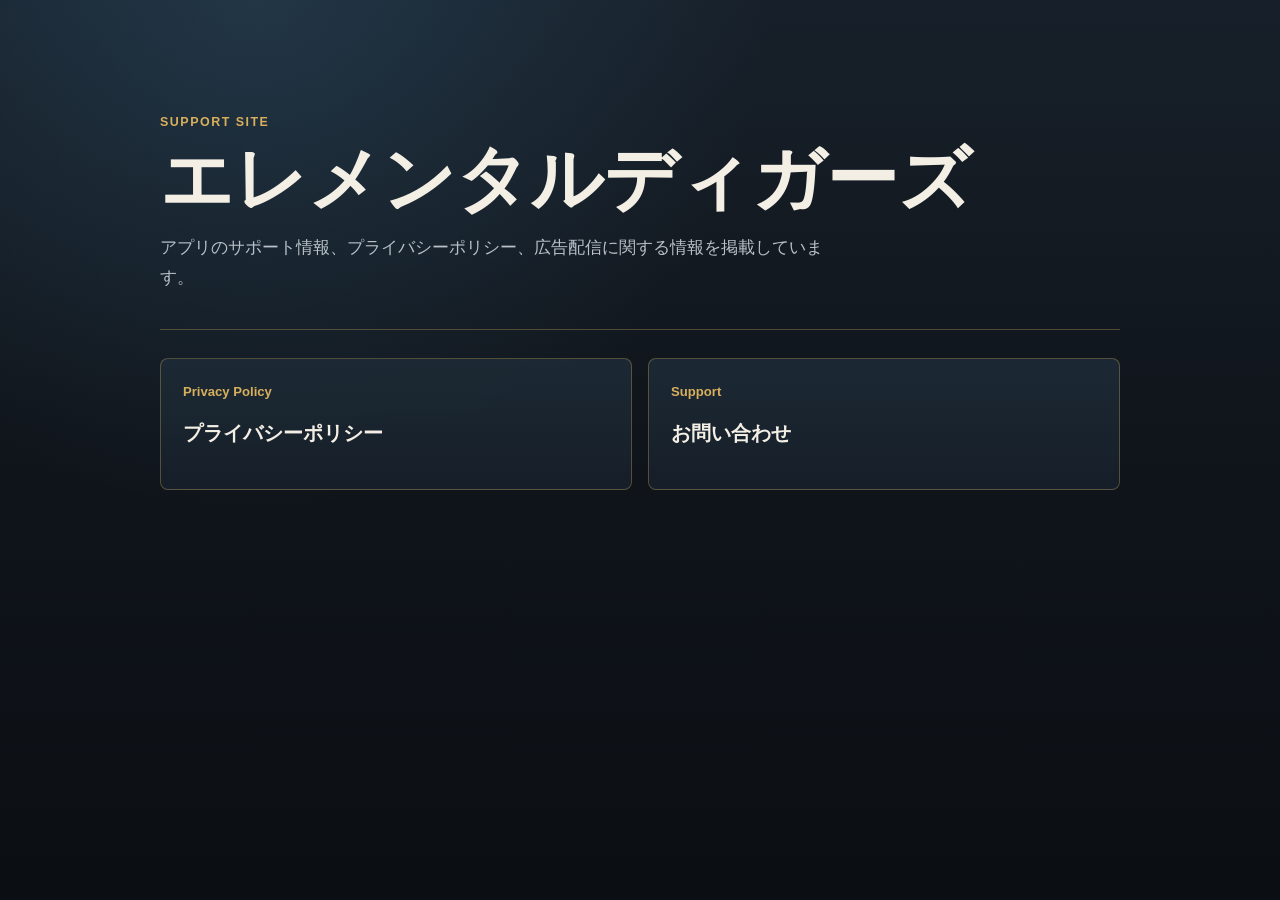
<file: index.html>
<!doctype html>
<html lang="ja">
<head>
  <meta charset="utf-8">
  <meta name="viewport" content="width=device-width, initial-scale=1">
  <title>エレメンタルディガーズ Support</title>
  <link rel="stylesheet" href="styles.css">
</head>
<body>
  <main class="page">
    <section class="hero">
      <p class="eyebrow">Support Site</p>
      <h1>エレメンタルディガーズ</h1>
      <p class="lead">アプリのサポート情報、プライバシーポリシー、広告配信に関する情報を掲載しています。</p>
    </section>

    <section class="links" aria-label="Support links">
      <a class="link-card" href="privacy-policy.html">
        <span>Privacy Policy</span>
        <strong>プライバシーポリシー</strong>
      </a>
      <a class="link-card" href="support.html">
        <span>Support</span>
        <strong>お問い合わせ</strong>
      </a>
    </section>
  </main>
</body>
</html>
</file>
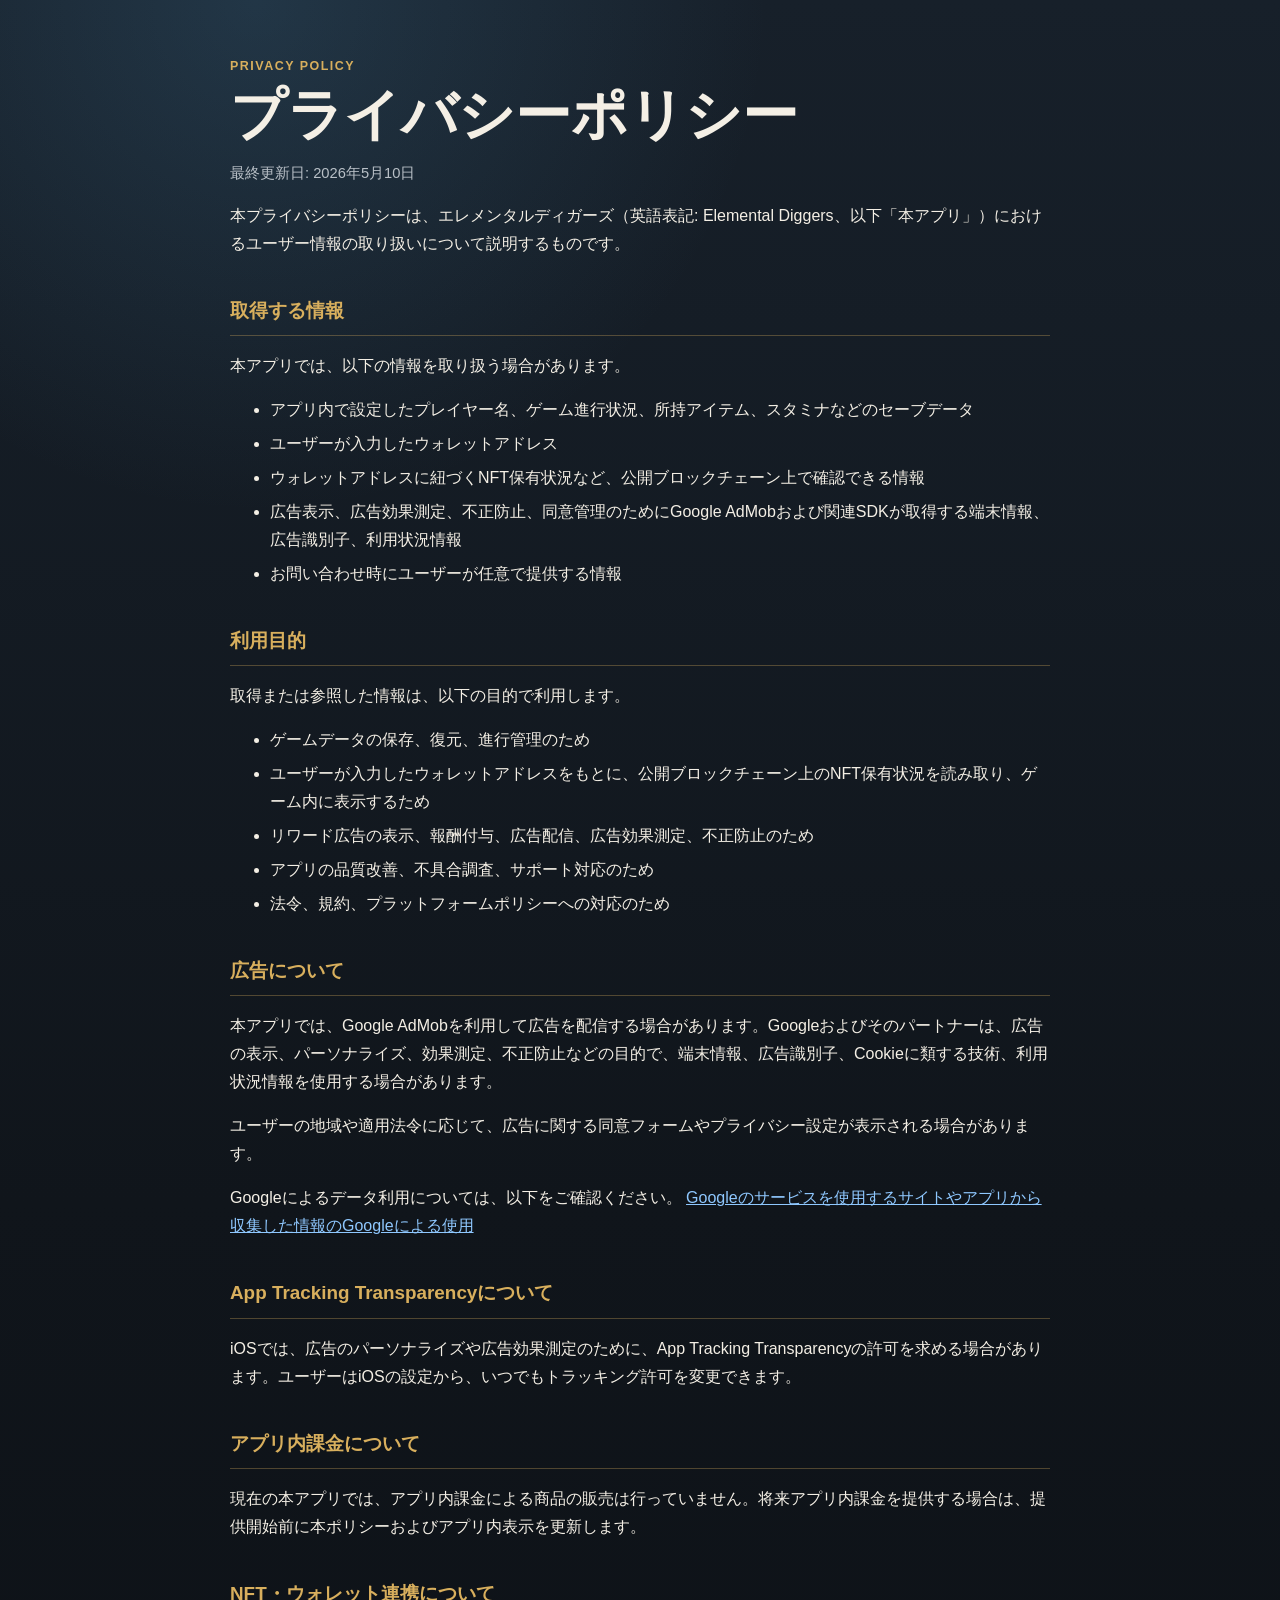
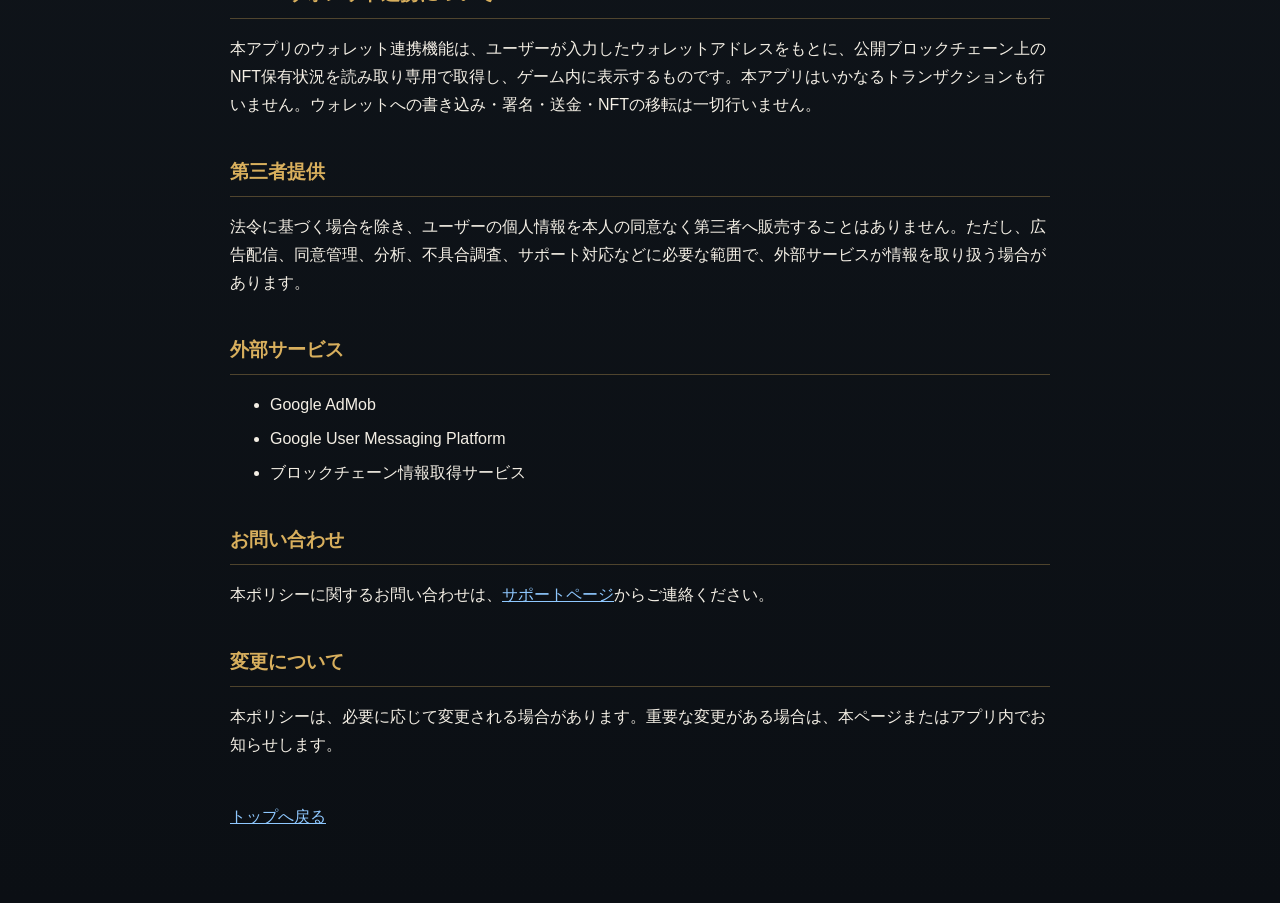
<file: privacy-policy.html>
<!doctype html>
<html lang="ja">
<head>
  <meta charset="utf-8">
  <meta name="viewport" content="width=device-width, initial-scale=1">
  <title>Privacy Policy | エレメンタルディガーズ</title>
  <link rel="stylesheet" href="styles.css">
</head>
<body>
  <main class="page document">
    <p class="eyebrow">Privacy Policy</p>
    <h1>プライバシーポリシー</h1>
    <p class="updated">最終更新日: 2026年5月10日</p>

    <p>
      本プライバシーポリシーは、エレメンタルディガーズ（英語表記: Elemental Diggers、以下「本アプリ」）におけるユーザー情報の取り扱いについて説明するものです。
    </p>

    <h2>取得する情報</h2>
    <p>本アプリでは、以下の情報を取り扱う場合があります。</p>
    <ul>
      <li>アプリ内で設定したプレイヤー名、ゲーム進行状況、所持アイテム、スタミナなどのセーブデータ</li>
      <li>ユーザーが入力したウォレットアドレス</li>
      <li>ウォレットアドレスに紐づくNFT保有状況など、公開ブロックチェーン上で確認できる情報</li>
      <li>広告表示、広告効果測定、不正防止、同意管理のためにGoogle AdMobおよび関連SDKが取得する端末情報、広告識別子、利用状況情報</li>
      <li>お問い合わせ時にユーザーが任意で提供する情報</li>
    </ul>

    <h2>利用目的</h2>
    <p>取得または参照した情報は、以下の目的で利用します。</p>
    <ul>
      <li>ゲームデータの保存、復元、進行管理のため</li>
      <li>ユーザーが入力したウォレットアドレスをもとに、公開ブロックチェーン上のNFT保有状況を読み取り、ゲーム内に表示するため</li>
      <li>リワード広告の表示、報酬付与、広告配信、広告効果測定、不正防止のため</li>
      <li>アプリの品質改善、不具合調査、サポート対応のため</li>
      <li>法令、規約、プラットフォームポリシーへの対応のため</li>
    </ul>

    <h2>広告について</h2>
    <p>
      本アプリでは、Google AdMobを利用して広告を配信する場合があります。Googleおよびそのパートナーは、広告の表示、パーソナライズ、効果測定、不正防止などの目的で、端末情報、広告識別子、Cookieに類する技術、利用状況情報を使用する場合があります。
    </p>
    <p>
      ユーザーの地域や適用法令に応じて、広告に関する同意フォームやプライバシー設定が表示される場合があります。
    </p>
    <p>
      Googleによるデータ利用については、以下をご確認ください。
      <a href="https://policies.google.com/technologies/partner-sites" rel="noopener">Googleのサービスを使用するサイトやアプリから収集した情報のGoogleによる使用</a>
    </p>

    <h2>App Tracking Transparencyについて</h2>
    <p>
      iOSでは、広告のパーソナライズや広告効果測定のために、App Tracking Transparencyの許可を求める場合があります。ユーザーはiOSの設定から、いつでもトラッキング許可を変更できます。
    </p>

    <h2>アプリ内課金について</h2>
    <p>
      現在の本アプリでは、アプリ内課金による商品の販売は行っていません。将来アプリ内課金を提供する場合は、提供開始前に本ポリシーおよびアプリ内表示を更新します。
    </p>

    <h2>NFT・ウォレット連携について</h2>
    <p>
      本アプリのウォレット連携機能は、ユーザーが入力したウォレットアドレスをもとに、公開ブロックチェーン上のNFT保有状況を読み取り専用で取得し、ゲーム内に表示するものです。本アプリはいかなるトランザクションも行いません。ウォレットへの書き込み・署名・送金・NFTの移転は一切行いません。
    </p>

    <h2>第三者提供</h2>
    <p>
      法令に基づく場合を除き、ユーザーの個人情報を本人の同意なく第三者へ販売することはありません。ただし、広告配信、同意管理、分析、不具合調査、サポート対応などに必要な範囲で、外部サービスが情報を取り扱う場合があります。
    </p>

    <h2>外部サービス</h2>
    <ul>
      <li>Google AdMob</li>
      <li>Google User Messaging Platform</li>
      <li>ブロックチェーン情報取得サービス</li>
    </ul>

    <h2>お問い合わせ</h2>
    <p>
      本ポリシーに関するお問い合わせは、<a href="support.html">サポートページ</a>からご連絡ください。
    </p>

    <h2>変更について</h2>
    <p>
      本ポリシーは、必要に応じて変更される場合があります。重要な変更がある場合は、本ページまたはアプリ内でお知らせします。
    </p>

    <p class="back"><a href="index.html">トップへ戻る</a></p>
  </main>
</body>
</html>
</file>
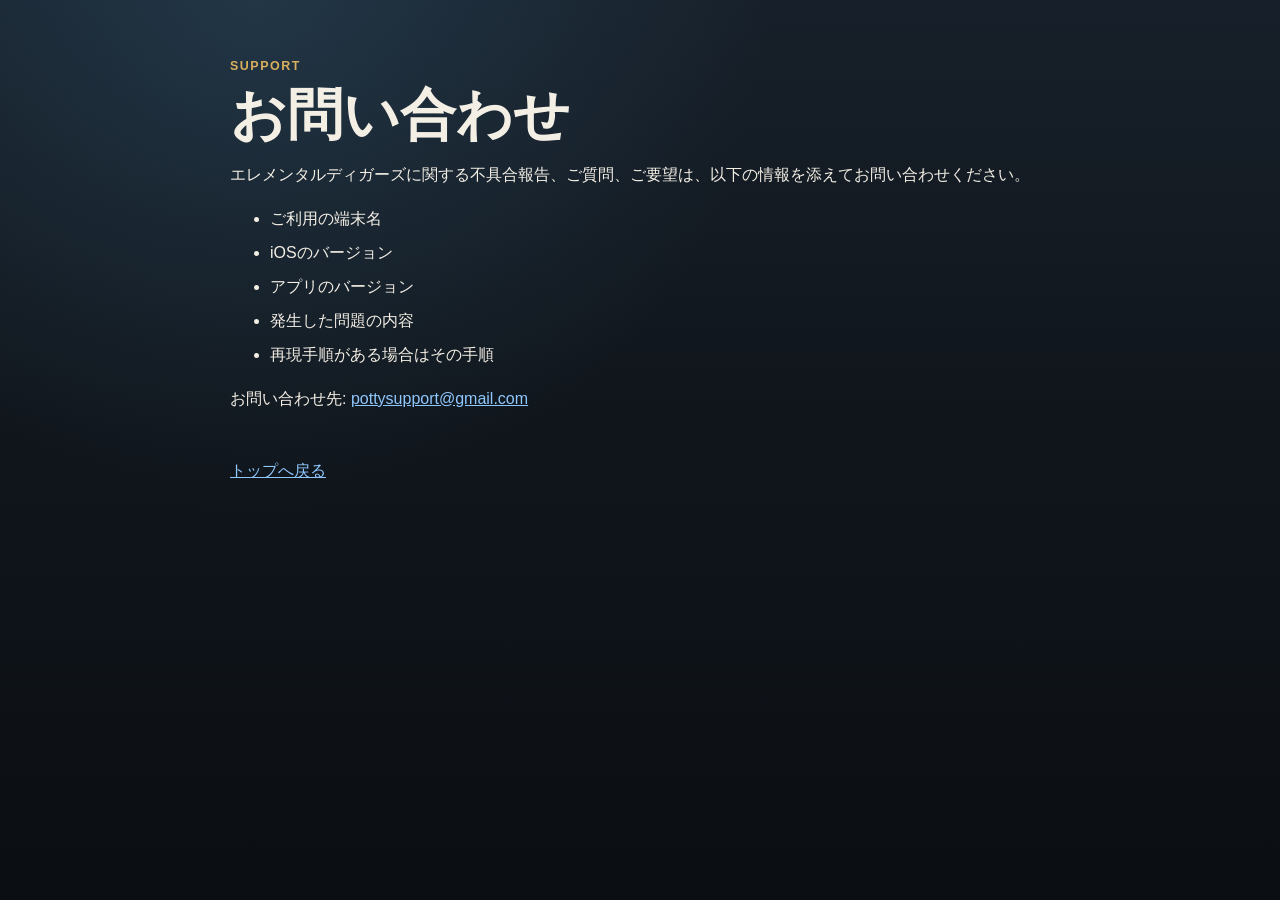
<file: support.html>
<!doctype html>
<html lang="ja">
<head>
  <meta charset="utf-8">
  <meta name="viewport" content="width=device-width, initial-scale=1">
  <title>Support | エレメンタルディガーズ</title>
  <link rel="stylesheet" href="styles.css">
</head>
<body>
  <main class="page document">
    <p class="eyebrow">Support</p>
    <h1>お問い合わせ</h1>
    <p>
      エレメンタルディガーズに関する不具合報告、ご質問、ご要望は、以下の情報を添えてお問い合わせください。
    </p>
    <ul>
      <li>ご利用の端末名</li>
      <li>iOSのバージョン</li>
      <li>アプリのバージョン</li>
      <li>発生した問題の内容</li>
      <li>再現手順がある場合はその手順</li>
    </ul>
    <p>
      お問い合わせ先:
      <a href="mailto:pottysupport@gmail.com">pottysupport@gmail.com</a>
    </p>
    <p class="back"><a href="index.html">トップへ戻る</a></p>
  </main>
</body>
</html>
</file>
<file: styles.css>
:root {
  color-scheme: dark;
  --bg: #10151b;
  --panel: #17202a;
  --panel2: #1d2b36;
  --text: #f4efe5;
  --muted: #b9c0c7;
  --gold: #d8af5d;
  --line: rgba(216, 175, 93, 0.32);
  --link: #8fc8ff;
}

* {
  box-sizing: border-box;
}

body {
  margin: 0;
  min-height: 100vh;
  font-family: -apple-system, BlinkMacSystemFont, "Hiragino Sans", "Yu Gothic", sans-serif;
  background:
    radial-gradient(circle at 20% 0%, rgba(73, 133, 172, 0.22), transparent 32rem),
    linear-gradient(180deg, #17202a 0%, var(--bg) 48%, #0b0f14 100%);
  color: var(--text);
  line-height: 1.75;
}

a {
  color: var(--link);
}

.page {
  width: min(960px, calc(100% - 32px));
  margin: 0 auto;
  padding: 56px 0;
}

.hero {
  padding: 56px 0 36px;
  border-bottom: 1px solid var(--line);
}

.eyebrow {
  margin: 0 0 8px;
  color: var(--gold);
  font-size: 0.78rem;
  font-weight: 700;
  letter-spacing: 0.12em;
  text-transform: uppercase;
}

h1 {
  margin: 0 0 16px;
  font-size: clamp(2.2rem, 8vw, 4.5rem);
  line-height: 1.05;
  letter-spacing: 0;
}

h2 {
  margin: 36px 0 10px;
  padding-bottom: 8px;
  border-bottom: 1px solid var(--line);
  color: var(--gold);
  font-size: 1.18rem;
}

.lead {
  max-width: 680px;
  margin: 0;
  color: var(--muted);
  font-size: 1.06rem;
}

.links {
  display: grid;
  grid-template-columns: repeat(auto-fit, minmax(240px, 1fr));
  gap: 16px;
  margin-top: 28px;
}

.link-card {
  display: block;
  min-height: 132px;
  padding: 22px;
  border: 1px solid var(--line);
  border-radius: 8px;
  background: linear-gradient(180deg, rgba(29, 43, 54, 0.92), rgba(23, 32, 42, 0.92));
  color: var(--text);
  text-decoration: none;
}

.link-card span {
  display: block;
  color: var(--gold);
  font-size: 0.82rem;
  font-weight: 700;
}

.link-card strong {
  display: block;
  margin-top: 12px;
  font-size: 1.22rem;
}

.document {
  max-width: 820px;
}

.document h1 {
  font-size: clamp(2rem, 7vw, 3.5rem);
}

.updated {
  color: var(--muted);
  font-size: 0.92rem;
}

li + li {
  margin-top: 6px;
}

.back {
  margin-top: 44px;
}
</file>
